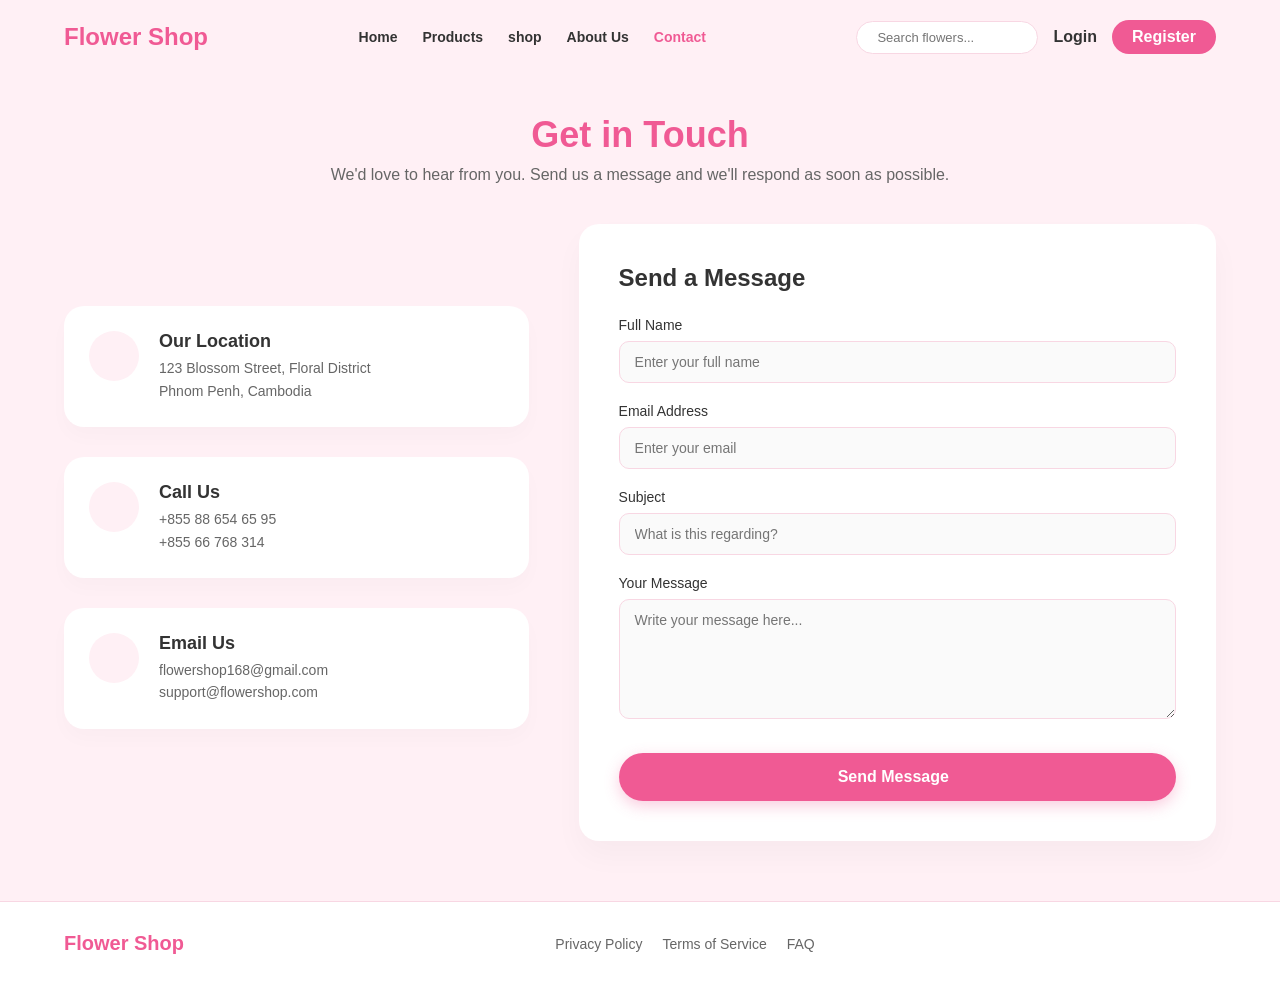
<file: contact.html>
<!DOCTYPE html>
<html lang="en">
<head>
    <meta charset="UTF-8">
    <meta name="viewport" content="width=device-width, initial-scale=1.0">
    <title>Document</title>
    <link rel="stylesheet" href="./contact.css">
</head>
<body>
    <nav class="navbar">
        <a href="index.html" class="logo">Flower Shop</a>
        <ul class="nav-links">
            <li><a href="index.html">Home</a></li>
            <li><a href="Products.html">Products</a></li>
            <li><a href="shop.html">shop</a></li>
            <li><a href="about.html">About Us</a></li>
            <li><a href="contact.html" class="active">Contact</a></li>
        </ul>
        <div class="nav-actions">
            <div class="search-box">
                <input type="text" placeholder="Search flowers...">
                <i class="fas fa-search"></i>
            </div>
            <a href="login.html" class="btn-login">Login</a>
            <a href="Register.html" class="btn-register">Register</a>
        </div>
    </nav>
    <div class="contact-header">
        <h1>Get in Touch</h1>
        <p>We'd love to hear from you. Send us a message and we'll respond as soon as possible.</p>
    </div>
    <div class="contact-container">

        <div class="contact-info">

            <div class="info-card">
                <div class="info-icon">
                    <i class="fas fa-map-marker-alt"></i>
                </div>
                <div class="info-details">
                    <h3>Our Location</h3>
                    <p>123 Blossom Street, Floral District<br>Phnom Penh, Cambodia</p>
                </div>
            </div>

            <div class="info-card">
                <div class="info-icon">
                    <i class="fas fa-phone-alt"></i>
                </div>
                <div class="info-details">
                    <h3>Call Us</h3>
                    <p>+855 88 654 65 95<br>+855 66 768 314</p>
                </div>
            </div>

            <div class="info-card">
                <div class="info-icon">
                    <i class="fas fa-envelope"></i>
                </div>
                <div class="info-details">
                    <h3>Email Us</h3>
                    <p>flowershop168@gmail.com<br>support@flowershop.com</p>
                </div>
            </div>

        </div>

        <div class="contact-form">
            <h2>Send a Message</h2>
            <form action="#" method="POST">

                <div class="form-group">
                    <label for="name">Full Name</label>
                    <input type="text" id="name" class="form-control" placeholder="Enter your full name" required>
                </div>

                <div class="form-group">
                    <label for="email">Email Address</label>
                    <input type="email" id="email" class="form-control" placeholder="Enter your email" required>
                </div>

                <div class="form-group">
                    <label for="subject">Subject</label>
                    <input type="text" id="subject" class="form-control" placeholder="What is this regarding?" required>
                </div>

                <div class="form-group">
                    <label for="message">Your Message</label>
                    <textarea id="message" class="form-control" placeholder="Write your message here..."
                        required></textarea>
                </div>

                <button type="submit" class="btn-submit">Send Message <i class="fas fa-paper-plane"
                        style="margin-left: 8px;"></i></button>
            </form>
        </div>

    </div>

    <footer>
        <div class="footer-top">
            <div class="footer-logo">Flower Shop</div>
            <div class="footer-links">
                <a href="#">Privacy Policy</a>
                <a href="#">Terms of Service</a>
                <a href="#">FAQ</a>
            </div>
            <div class="social-icons">
                <a href="#"><i class="fab fa-facebook-f"></i></a>
                <a href="#"><i class="fab fa-instagram"></i></a>
                <a href="#"><i class="fab fa-twitter"></i></a>
            </div>
        </div>   
    </footer>

</body>

</html>
</body>

</html>
</file>
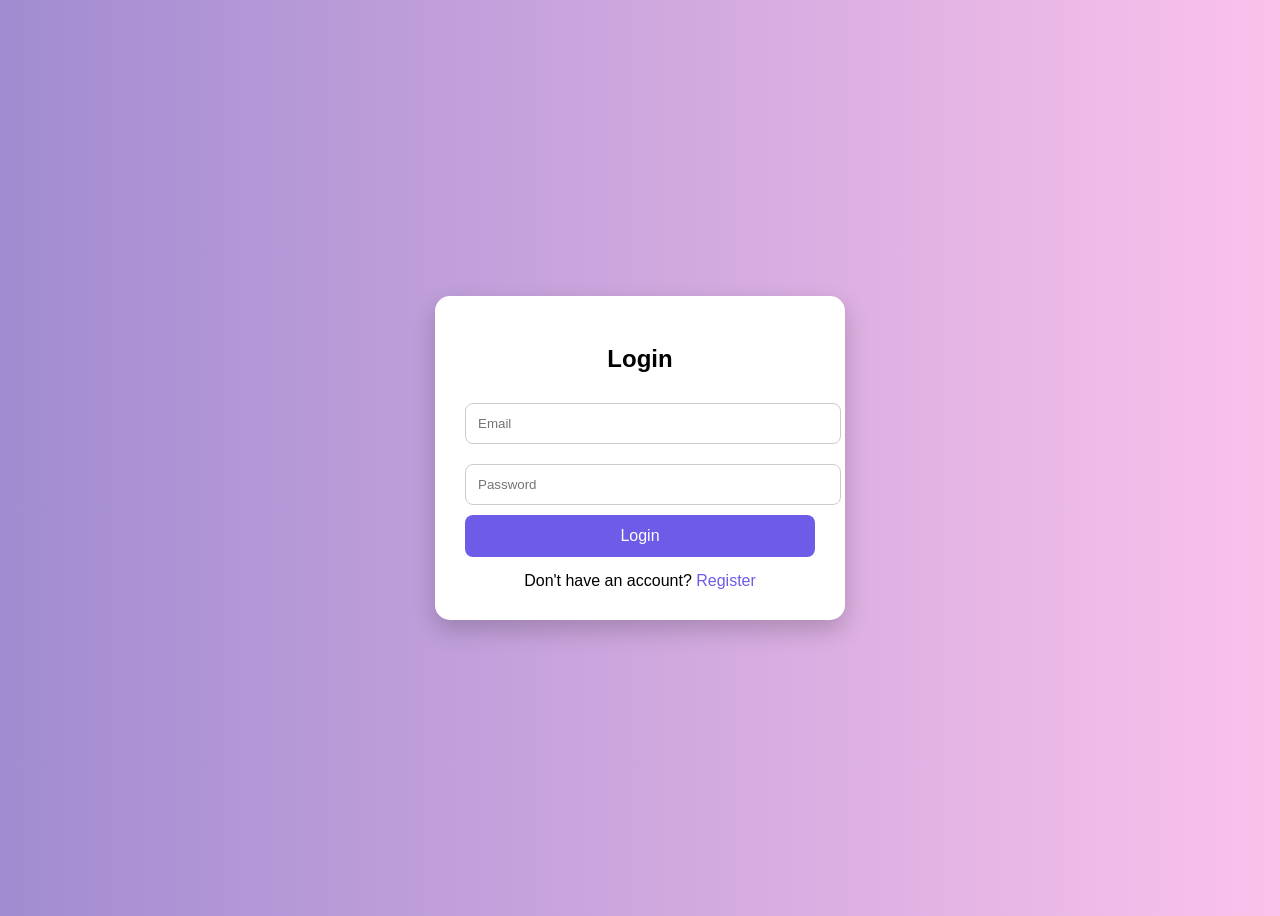
<file: login.html>
<!DOCTYPE html>
<html lang="en">

<head>
    <meta charset="UTF-8">
    <meta name="viewport" content="width=device-width, initial-scale=1.0">
    <title>Document</title>
    <link rel="stylesheet" href="./login.css">
</head>

<body>
    </head>

    <body>

        <div class="container">
            <h2>Login</h2>

            <form>
                <input type="email" placeholder="Email" required>
                <input type="password" placeholder="Password" required>

                <button type="submit">Login</button>
            </form>

            <div class="register-link">
                Don't have an account? <a href="register.html">Register</a>
            </div>
        </div>
    </body>

</html>
</file>
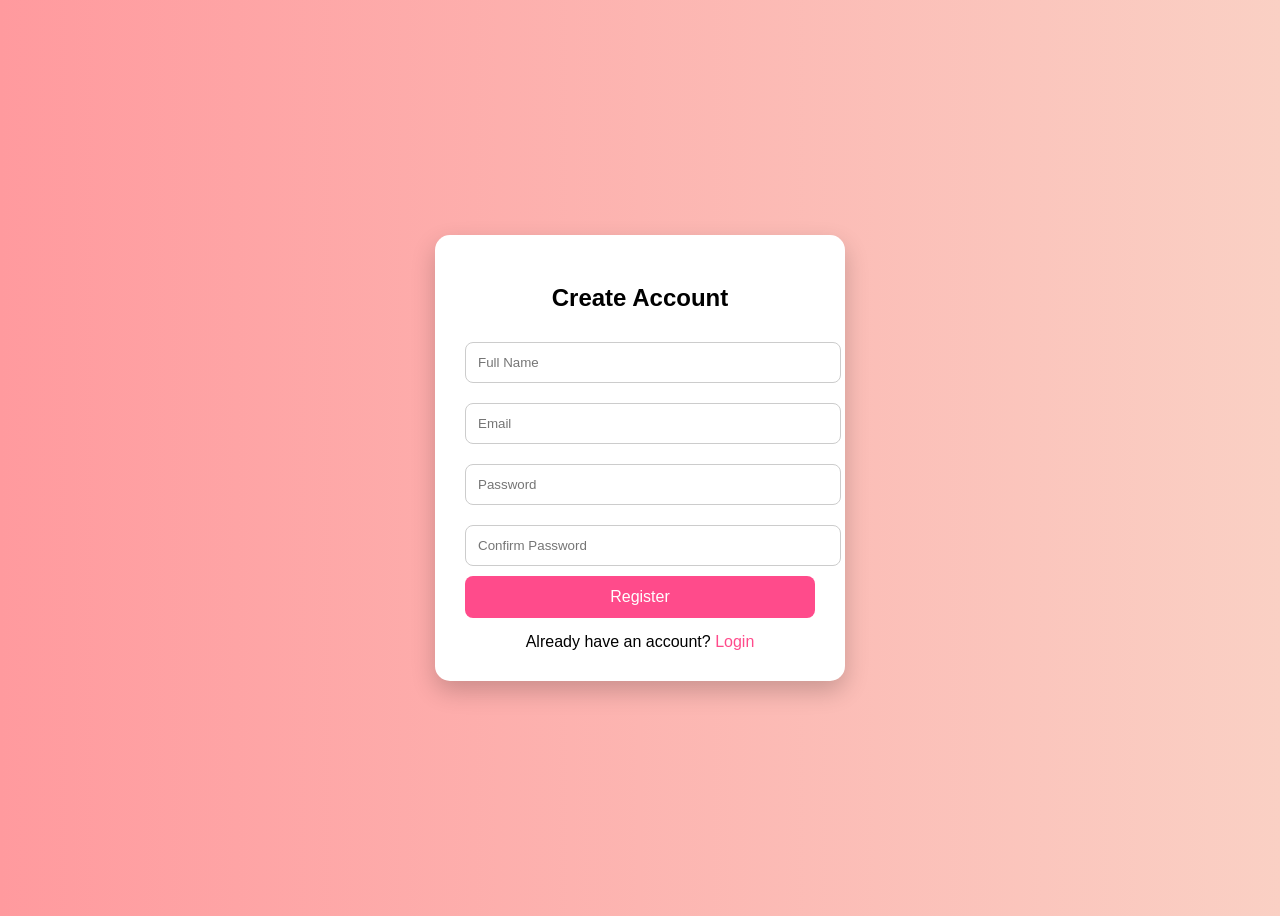
<file: Register.html>
<!DOCTYPE html>
<html lang="en">
<head>
    <meta charset="UTF-8">
    <meta name="viewport" content="width=device-width, initial-scale=1.0">
    <title>Document</title>
    <link rel="stylesheet" href="register.css">
</head>
<body>
    <div class="container">
    <h2>Create Account</h2>

    <form>
        <input type="text" placeholder="Full Name" required>
        <input type="email" placeholder="Email" required>
        <input type="password" placeholder="Password" required>
        <input type="password" placeholder="Confirm Password" required>

        <button type="submit">Register</button>
    </form>

    <div class="login-link">
        Already have an account? <a href="login.html">Login</a>
    </div>
</div>

</body>
</html>
</file>
<file: contact.css>
/* ----- Shared Variables ----- */
        :root {
            --primary-color: #f05a94;
            /* Vibrant pink matching your design */
            --bg-light: #fff0f5;
            /* Light pink background */
            --text-dark: #333333;
            --text-light: #666666;
            --white: #ffffff;
            --border-color: #f8d7e3;
        }

        * {
            margin: 0;
            padding: 0;
            box-sizing: border-box;
            font-family: 'Poppins', sans-serif;
        }

        body {
            background-color: var(--bg-light);
            color: var(--text-dark);
            display: flex;
            flex-direction: column;
            min-height: 100vh;
        }

        /* ----- Navbar Styling ----- */
        .navbar {
            display: flex;
            justify-content: space-between;
            align-items: center;
            padding: 20px 5%;
            background-color: var(--bg-light);
            position: sticky;
            top: 0;
            z-index: 100;
        }

        .logo {
            font-size: 24px;
            font-weight: 700;
            color: var(--primary-color);
            text-decoration: none;
        }

        .nav-links {
            display: flex;
            list-style: none;
            gap: 25px;
        }

        .nav-links a {
            text-decoration: none;
            color: var(--text-dark);
            font-weight: 600;
            font-size: 14px;
            transition: color 0.3s;
        }

        /* Highlight 'Contact' */
        .nav-links a:hover,
        .nav-links a.active {
            color: var(--primary-color);
        }

        .nav-actions {
            display: flex;
            align-items: center;
            gap: 15px;
        }

        .search-box {
            display: flex;
            align-items: center;
            background: var(--white);
            border-radius: 25px;
            padding: 8px 15px;
            border: 1px solid var(--border-color);
        }

        .search-box input {
            border: none;
            outline: none;
            padding: 0 5px;
            width: 150px;
            font-size: 13px;
        }

        .search-box i {
            color: var(--text-light);
            cursor: pointer;
            font-size: 14px;
        }

        .btn-login {
            text-decoration: none;
            color: var(--text-dark);
            font-weight: 600;
        }

        .btn-register {
            background-color: var(--primary-color);
            color: var(--white);
            padding: 8px 20px;
            border-radius: 20px;
            text-decoration: none;
            font-weight: 600;
            transition: background 0.3s, transform 0.2s;
        }

        .btn-register:hover {
            background-color: #d81b60;
            transform: translateY(-2px);
        }

        /* ----- Contact Section ----- */
        .contact-header {
            text-align: center;
            padding: 40px 5% 20px;
        }

        .contact-header h1 {
            font-size: 36px;
            color: var(--primary-color);
            margin-bottom: 10px;
        }

        .contact-header p {
            color: var(--text-light);
            font-size: 16px;
        }

        .contact-container {
            display: flex;
            padding: 20px 5% 60px;
            gap: 50px;
            flex: 1;
        }

        /* Contact Info (Left Side) */
        .contact-info {
            flex: 1;
            display: flex;
            flex-direction: column;
            justify-content: center;
        }

        .info-card {
            display: flex;
            align-items: flex-start;
            gap: 20px;
            margin-bottom: 30px;
            background-color: var(--white);
            padding: 25px;
            border-radius: 20px;
            box-shadow: 0 10px 20px rgba(0, 0, 0, 0.02);
            transition: transform 0.3s;
        }

        .info-card:hover {
            transform: translateY(-5px);
            box-shadow: 0 15px 30px rgba(240, 90, 148, 0.1);
        }

        .info-icon {
            width: 50px;
            height: 50px;
            background-color: var(--bg-light);
            color: var(--primary-color);
            border-radius: 50%;
            display: flex;
            align-items: center;
            justify-content: center;
            font-size: 20px;
            flex-shrink: 0;
        }

        .info-details h3 {
            font-size: 18px;
            color: var(--text-dark);
            margin-bottom: 5px;
        }

        .info-details p {
            color: var(--text-light);
            font-size: 14px;
            line-height: 1.6;
        }

        /* Contact Form (Right Side) */
        .contact-form {
            flex: 1.2;
            background-color: var(--white);
            padding: 40px;
            border-radius: 20px;
            box-shadow: 0 15px 30px rgba(0, 0, 0, 0.03);
        }

        .contact-form h2 {
            font-size: 24px;
            color: var(--text-dark);
            margin-bottom: 25px;
        }

        .form-group {
            margin-bottom: 20px;
        }

        .form-group label {
            display: block;
            font-size: 14px;
            color: var(--text-dark);
            font-weight: 500;
            margin-bottom: 8px;
        }

        .form-control {
            width: 100%;
            padding: 12px 15px;
            border: 1px solid var(--border-color);
            border-radius: 10px;
            font-size: 14px;
            font-family: 'Poppins', sans-serif;
            background-color: #fafafa;
            transition: all 0.3s ease;
        }

        .form-control:focus {
            outline: none;
            border-color: var(--primary-color);
            background-color: var(--white);
            box-shadow: 0 0 0 3px rgba(240, 90, 148, 0.1);
        }

        textarea.form-control {
            resize: vertical;
            min-height: 120px;
        }

        .btn-submit {
            display: inline-block;
            width: 100%;
            background-color: var(--primary-color);
            color: var(--white);
            padding: 15px;
            border: none;
            border-radius: 30px;
            font-size: 16px;
            font-weight: 600;
            cursor: pointer;
            transition: all 0.3s ease;
            box-shadow: 0 5px 15px rgba(240, 90, 148, 0.3);
            margin-top: 10px;
        }

        .btn-submit:hover {
            background-color: #d8457e;
            transform: translateY(-2px);
        }

        /* ----- Footer Styling ----- */
        footer {
            background-color: var(--white);
            padding: 30px 5%;
            display: flex;
            flex-direction: column;
            align-items: center;
            border-top: 1px solid var(--border-color);
            margin-top: auto;
        }

        .footer-top {
            display: flex;
            justify-content: space-between;
            align-items: center;
            width: 100%;
            margin-bottom: 20px;
            flex-wrap: wrap;
            gap: 20px;
        }

        .footer-logo {
            font-size: 20px;
            font-weight: 700;
            color: var(--primary-color);
        }

        .footer-links {
            display: flex;
            gap: 20px;
        }

        .footer-links a {
            color: var(--text-light);
            text-decoration: none;
            font-size: 14px;
            transition: color 0.3s;
        }

        .footer-links a:hover {
            color: var(--primary-color);
        }

        .social-icons {
            display: flex;
            gap: 15px;
        }

        .social-icons a {
            color: var(--text-dark);
            font-size: 18px;
            transition: color 0.3s;
        }

        .social-icons a:hover {
            color: var(--primary-color);
        }

        .copyright {
            color: var(--text-light);
            font-size: 12px;
            text-align: center;
            width: 100%;
        }

        /* Responsive */
        @media (max-width: 900px) {
            .nav-links {
                display: none;
            }

            .contact-container {
                flex-direction: column;
            }

            .footer-top {
                flex-direction: column;
                text-align: center;
            }
        }

        </style>
</file>
<file: login.css>
body {
            font-family: Arial, sans-serif;
            background: linear-gradient(to right, #a18cd1, #fbc2eb);
            display: flex;
            justify-content: center;
            align-items: center;
            height: 100vh;
        }

        .container {
            background: #fff;
            padding: 30px;
            width: 350px;
            border-radius: 15px;
            box-shadow: 0 10px 25px rgba(0, 0, 0, 0.2);
            text-align: center;
        }

        h2 {
            margin-bottom: 20px;
        }

        input {
            width: 100%;
            padding: 12px;
            margin: 10px 0;
            border-radius: 8px;
            border: 1px solid #ccc;
        }

        button {
            width: 100%;
            padding: 12px;
            border: none;
            border-radius: 8px;
            background: #6c5ce7;
            color: white;
            font-size: 16px;
            cursor: pointer;
        }

        button:hover {
            background: #5a4bd6;
        }

        .register-link {
            margin-top: 15px;
            display: block;
        }

        .register-link a {
            color: #6c5ce7;
            text-decoration: none;
        }
</file>
<file: register.css>
body {
     font-family: Arial, sans-serif;
     background: linear-gradient(to right, #ff9a9e, #fad0c4);
     display: flex;
     justify-content: center;
     align-items: center;
     height: 100vh;
 }

 .container {
     background: #fff;
     padding: 30px;
     width: 350px;
     border-radius: 15px;
     box-shadow: 0 10px 25px rgba(0, 0, 0, 0.2);
     text-align: center;
 }

 h2 {
     margin-bottom: 20px;
 }

 input {
     width: 100%;
     padding: 12px;
     margin: 10px 0;
     border-radius: 8px;
     border: 1px solid #ccc;
 }

 button {
     width: 100%;
     padding: 12px;
     border: none;
     border-radius: 8px;
     background: #ff4b8b;
     color: white;
     font-size: 16px;
     cursor: pointer;
 }

 button:hover {
     background: #e8437d;
 }

 .login-link {
     margin-top: 15px;
     display: block;
 }

 .login-link a {
     color: #ff4b8b;
     text-decoration: none;
 }
</file>
